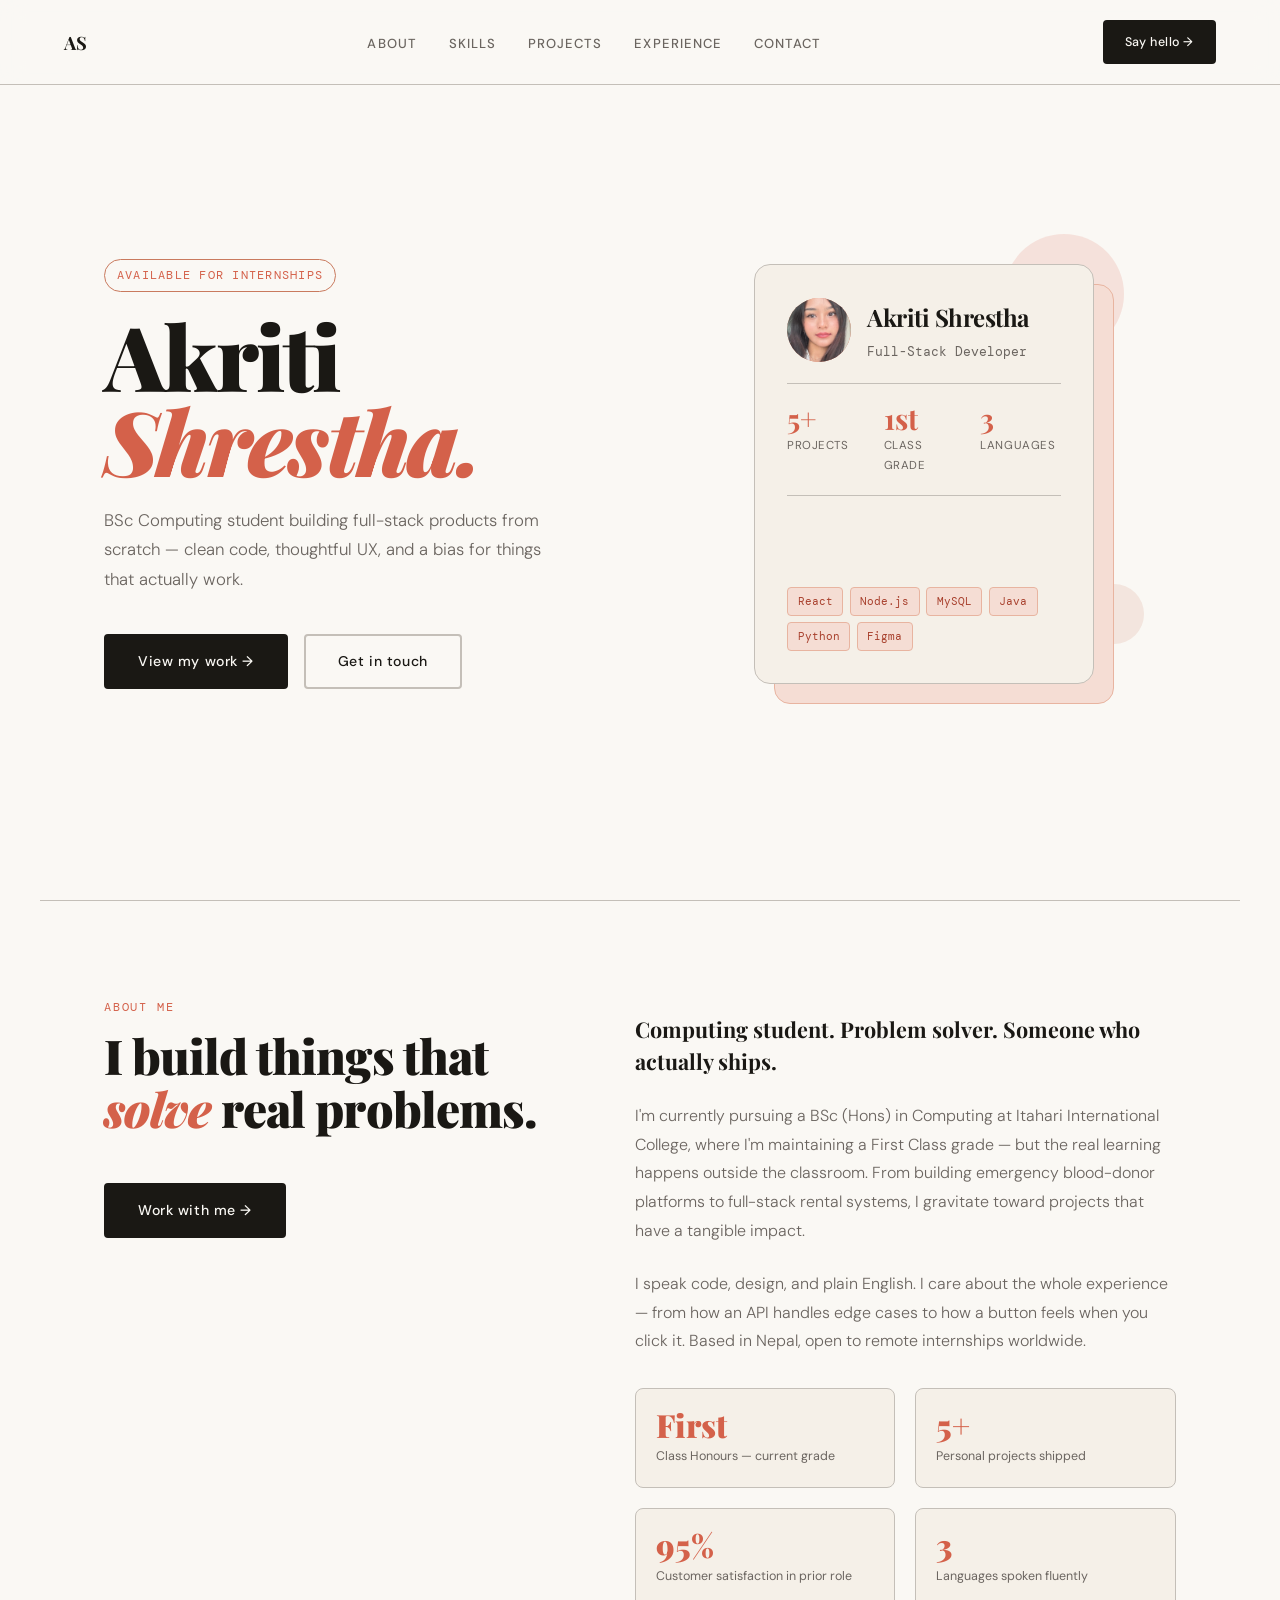
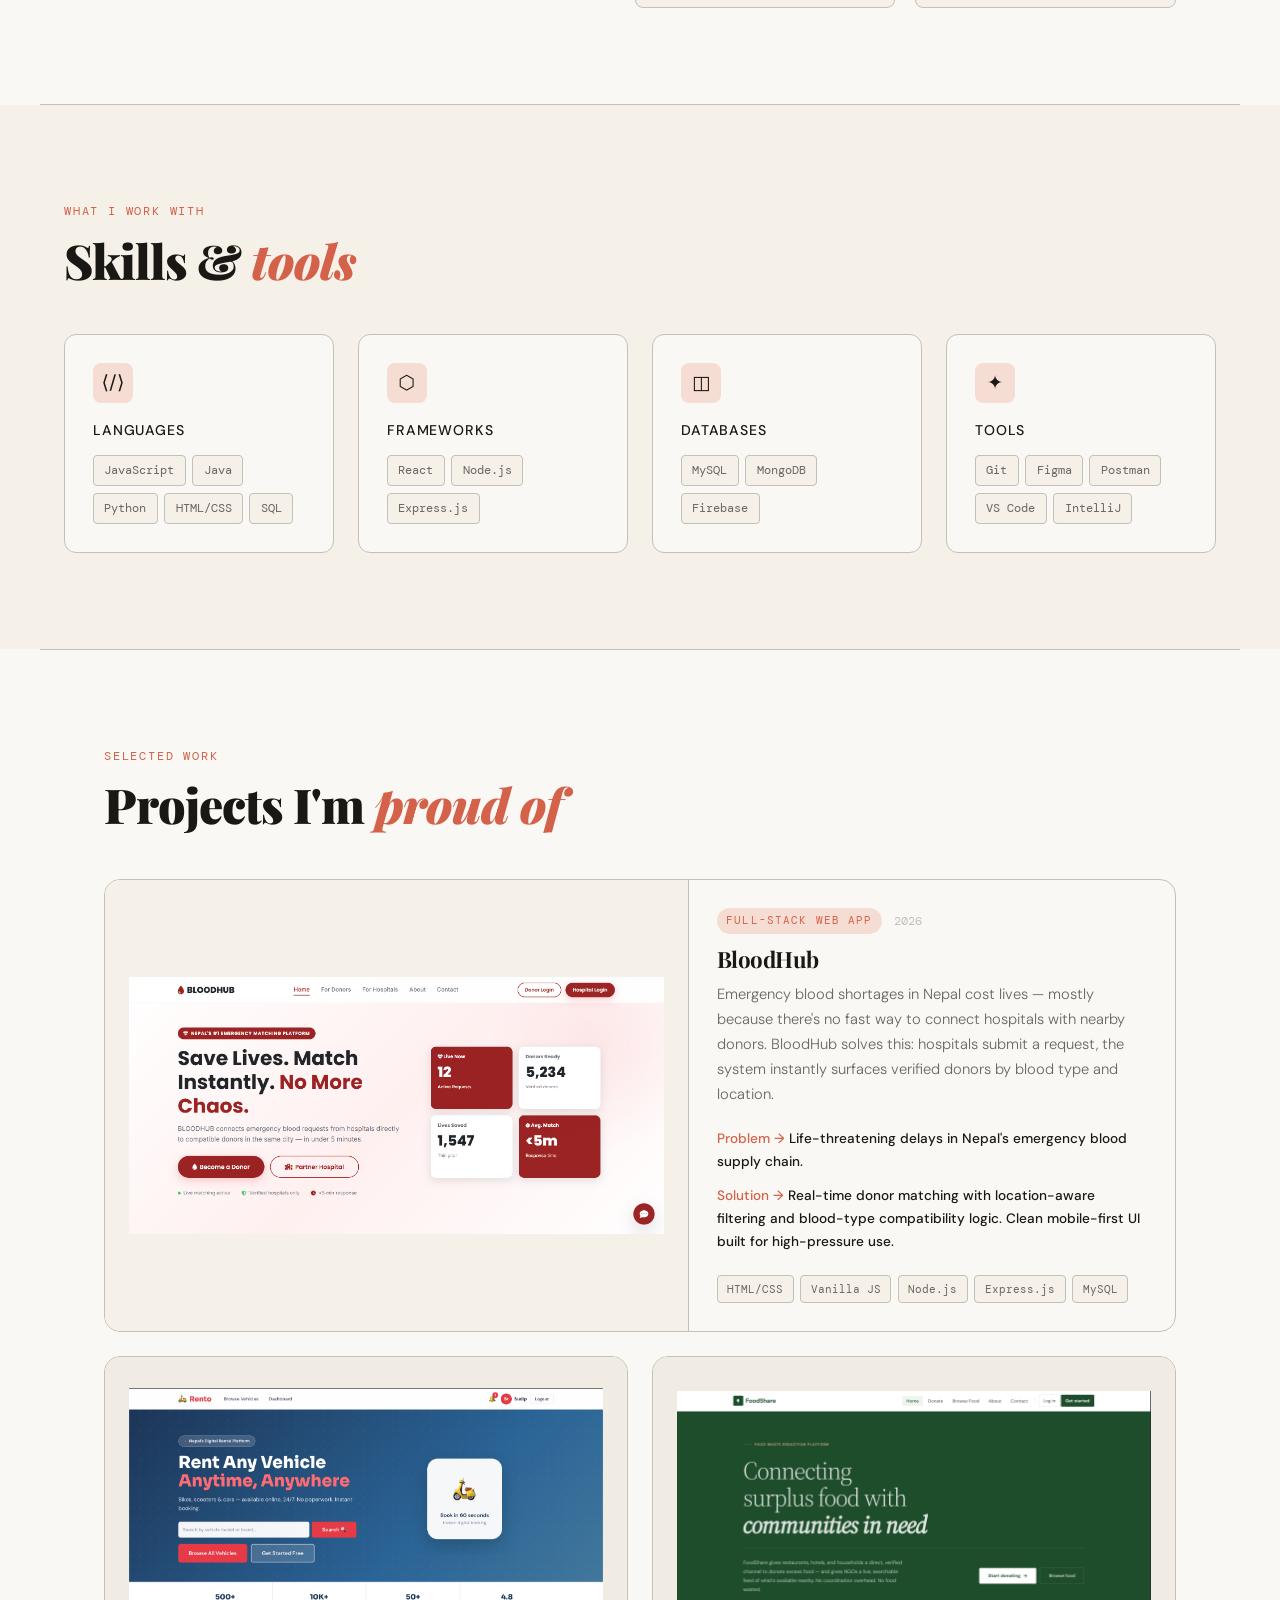
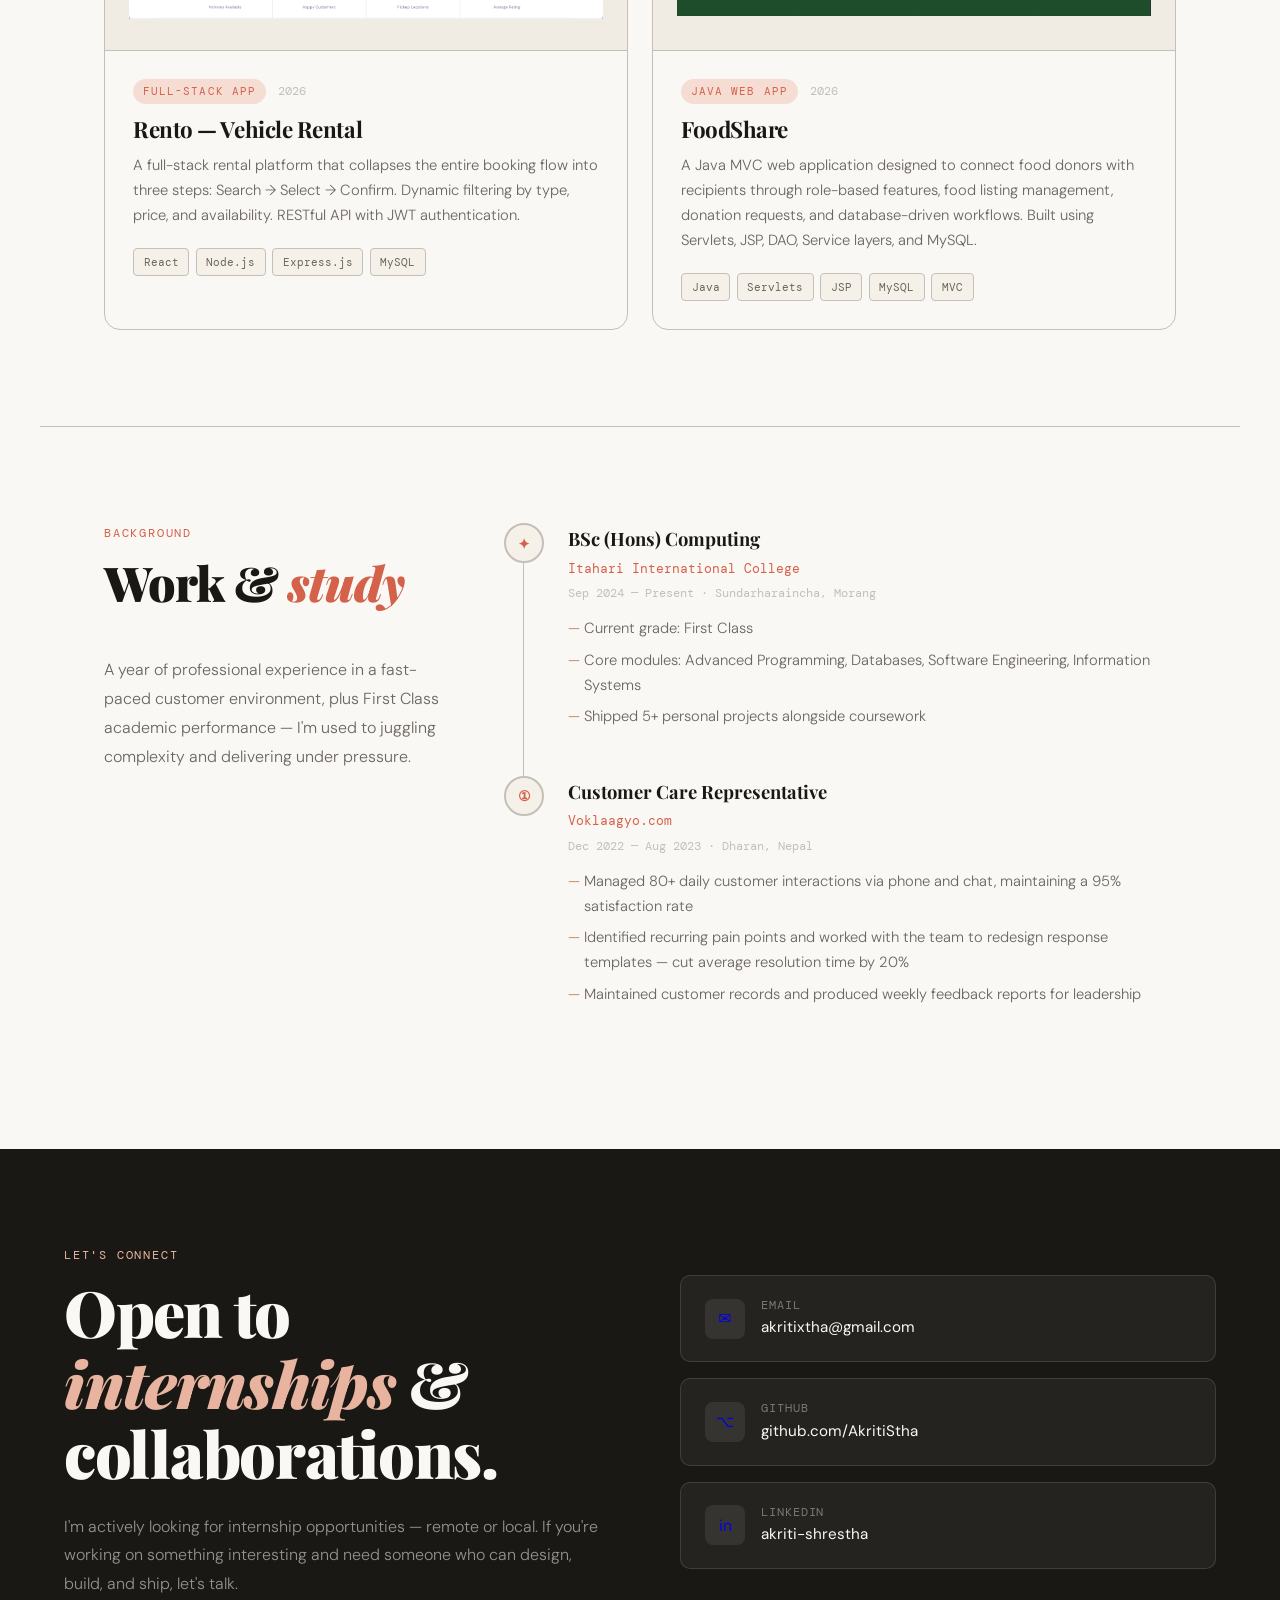
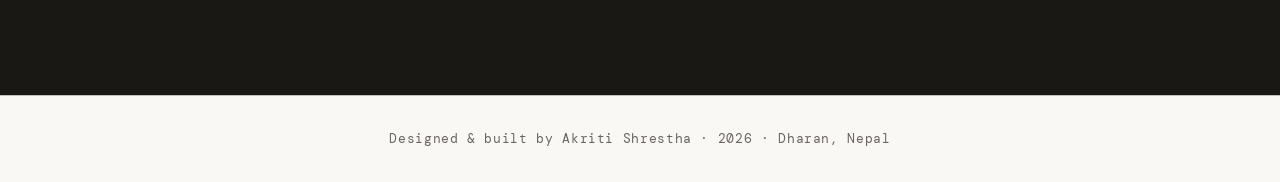
<file: index.html>
﻿<!DOCTYPE html>
<html lang="en">
<head>
<meta charset="UTF-8" />
<meta name="viewport" content="width=device-width, initial-scale=1.0" />
<title>Akriti Shrestha — Frontend Developer</title>
<link rel="preconnect" href="https://fonts.googleapis.com" />
<link rel="preconnect" href="https://fonts.gstatic.com" crossorigin />
<link href="https://fonts.googleapis.com/css2?family=Playfair+Display:ital,wght@0,700;0,900;1,700&family=DM+Sans:wght@300;400;500&family=DM+Mono:wght@400&display=swap" rel="stylesheet" />
<link rel="stylesheet" href="style.css" />
</head>
<body>

<!-- NAV -->
<nav>
  <a href="#hero" class="nav-logo">AS</a>
  <ul class="nav-links">
    <li><a href="#about">About</a></li>
    <li><a href="#skills">Skills</a></li>
    <li><a href="#projects">Projects</a></li>
    <li><a href="#experience">Experience</a></li>
    <li><a href="#contact">Contact</a></li>
  </ul>
  <a href="mailto:akritixtha@gmail.com" class="btn-primary" style="padding:0.6rem 1.25rem; font-size:0.78rem;">Say hello →</a>
</nav>

<!-- HERO -->
<div id="hero">
  <div class="hero-text reveal">
    <span class="hero-tag">Available for internships</span>
    <h1 class="hero-name">Akriti<br /><span>Shrestha.</span></h1>
    <p class="hero-desc">
      BSc Computing student building full-stack products from scratch — clean code, thoughtful UX, and a bias for things that actually work.
    </p>
    <div class="hero-cta">
      <a href="#projects" class="btn-primary">View my work →</a>
      <a href="#contact" class="btn-outline">Get in touch</a>
    </div>
  </div>
  <div class="hero-visual reveal" style="transition-delay:0.2s">
    <div style="position:relative">
      <div class="floating-dot"></div>
      <div class="floating-dot"></div>
      <div class="hero-card-stack">
        <div class="card-bg card-bg-1"></div>
        <div class="card-bg card-bg-2">
          <div style="display:flex;align-items:center;gap:1rem">
            <div class="card-avatar"><img src="Profile.jpeg" style="width:64px;height:64px;border-radius:50%;object-fit:cover;" /></div>
            <div>
              <div class="card-name">Akriti Shrestha</div>
              <div class="card-role">Full-Stack Developer</div>
            </div>
          </div>
          <div class="card-divider"></div>
          <div class="card-stat-row">
            <div class="card-stat">
              <div class="card-stat-num">5+</div>
              <div class="card-stat-label">Projects</div>
            </div>
            <div class="card-stat">
              <div class="card-stat-num">1st</div>
              <div class="card-stat-label">Class Grade</div>
            </div>
            <div class="card-stat">
              <div class="card-stat-num">3</div>
              <div class="card-stat-label">Languages</div>
            </div>
          </div>
          <div class="card-divider"></div>
          <div class="card-tags">
            <span class="card-tag">React</span>
            <span class="card-tag">Node.js</span>
            <span class="card-tag">MySQL</span>
            <span class="card-tag">Java</span>
            <span class="card-tag">Python</span>
            <span class="card-tag">Figma</span>
          </div>
        </div>
      </div>
    </div>
  </div>
</div>

<div class="full-divider"></div>

<!-- ABOUT -->
<section id="about">
  <div class="about-left reveal">
    <div class="section-label">About me</div>
    <h2 class="section-title">I build things that <em>solve</em> real problems.</h2>
    <a href="#contact" class="btn-primary" style="display:inline-flex">Work with me →</a>
  </div>
  <div class="about-right reveal" style="transition-delay:0.15s">
    <p class="about-lead">
      Computing student. Problem solver. Someone who actually ships.
    </p>
    <p class="about-body">
      I'm currently pursuing a BSc (Hons) in Computing at Itahari International College, where I'm maintaining a First Class grade — but the real learning happens outside the classroom. From building emergency blood-donor platforms to full-stack rental systems, I gravitate toward projects that have a tangible impact.
    </p>
    <p class="about-body">
      I speak code, design, and plain English. I care about the whole experience — from how an API handles edge cases to how a button feels when you click it. Based in Nepal, open to remote internships worldwide.
    </p>
    <div class="about-facts">
      <div class="about-fact">
        <div class="about-fact-num">First</div>
        <div class="about-fact-label">Class Honours — current grade</div>
      </div>
      <div class="about-fact">
        <div class="about-fact-num">5+</div>
        <div class="about-fact-label">Personal projects shipped</div>
      </div>
      <div class="about-fact">
        <div class="about-fact-num">95%</div>
        <div class="about-fact-label">Customer satisfaction in prior role</div>
      </div>
      <div class="about-fact">
        <div class="about-fact-num">3</div>
        <div class="about-fact-label">Languages spoken fluently</div>
      </div>
    </div>
  </div>
</section>

<div class="full-divider"></div>

<!-- SKILLS -->
<div id="skills">
  <div class="skills-inner">
    <div class="section-label reveal">What I work with</div>
    <h2 class="section-title reveal">Skills &amp; <em>tools</em></h2>
    <div class="skills-grid">
      <div class="skill-card reveal">
        <div class="skill-card-icon">⟨/⟩</div>
        <div class="skill-card-title">Languages</div>
        <div class="skill-tags">
          <span class="skill-tag">JavaScript</span>
          <span class="skill-tag">Java</span>
          <span class="skill-tag">Python</span>
          <span class="skill-tag">HTML/CSS</span>
          <span class="skill-tag">SQL</span>
        </div>
      </div>
      <div class="skill-card reveal" style="transition-delay:0.1s">
        <div class="skill-card-icon">⬡</div>
        <div class="skill-card-title">Frameworks</div>
        <div class="skill-tags">
          <span class="skill-tag">React</span>
          <span class="skill-tag">Node.js</span>
          <span class="skill-tag">Express.js</span>
        </div>
      </div>
      <div class="skill-card reveal" style="transition-delay:0.2s">
        <div class="skill-card-icon">◫</div>
        <div class="skill-card-title">Databases</div>
        <div class="skill-tags">
          <span class="skill-tag">MySQL</span>
          <span class="skill-tag">MongoDB</span>
          <span class="skill-tag">Firebase</span>
        </div>
      </div>
      <div class="skill-card reveal" style="transition-delay:0.3s">
        <div class="skill-card-icon">✦</div>
        <div class="skill-card-title">Tools</div>
        <div class="skill-tags">
          <span class="skill-tag">Git</span>
          <span class="skill-tag">Figma</span>
          <span class="skill-tag">Postman</span>
          <span class="skill-tag">VS Code</span>
          <span class="skill-tag">IntelliJ</span>
        </div>
      </div>
    </div>
  </div>
</div>

<div class="full-divider"></div>

<!-- PROJECTS -->
<section id="projects">
  <div class="projects-header">
    <div>
      <div class="section-label">Selected work</div>
      <h2 class="section-title">Projects I'm <em>proud of</em></h2>
    </div>
  </div>
  <div class="project-grid">

    <!-- BLOODHUB — FEATURED -->
    <div class="project-card featured reveal">
      <div class="project-thumb" style="padding: 1.5rem; background: var(--cream);">
        <img src="bloodhub.png" alt="BloodHub Landing Page" style="width: 100%; height: 100%; object-fit: contain; object-position: center;" />
      </div>
      <div class="project-content">
        <div class="project-meta">
          <span class="project-type">Full-Stack Web App</span>
          <span class="project-year">2026</span>
        </div>
        <div class="project-name">BloodHub</div>
        <p class="project-desc">
          Emergency blood shortages in Nepal cost lives — mostly because there's no fast way to connect hospitals with nearby donors. BloodHub solves this: hospitals submit a request, the system instantly surfaces verified donors by blood type and location.
        </p>
        <p class="project-problem"><span>Problem →</span> Life-threatening delays in Nepal's emergency blood supply chain.</p>
        <p class="project-problem" style="margin-top:0.3rem"><span>Solution →</span> Real-time donor matching with location-aware filtering and blood-type compatibility logic. Clean mobile-first UI built for high-pressure use.</p>
        <div class="project-stack" style="margin-top:1rem">
          <span class="stack-tag">HTML/CSS</span>
          <span class="stack-tag">Vanilla JS</span>
          <span class="stack-tag">Node.js</span>
          <span class="stack-tag">Express.js</span>
          <span class="stack-tag">MySQL</span>
        </div>
      </div>
    </div>

    <!-- RENTO -->
    <div class="project-card reveal" style="transition-delay:0.1s">
      <div class="project-thumb" style="padding: 1.5rem; background: #F0EBE3;">
        <img src="rento.png" alt="Rento Vehicle Rental" style="width: 100%; height: 100%; object-fit: contain; object-position: center;" />
      </div>
      <div class="project-content">
        <div class="project-meta">
          <span class="project-type">Full-Stack App</span>
          <span class="project-year">2026</span>
        </div>
        <div class="project-name">Rento — Vehicle Rental</div>
        <p class="project-desc">A full-stack rental platform that collapses the entire booking flow into three steps: Search → Select → Confirm. Dynamic filtering by type, price, and availability. RESTful API with JWT authentication.</p>
        <div class="project-stack">
          <span class="stack-tag">React</span>
          <span class="stack-tag">Node.js</span>
          <span class="stack-tag">Express.js</span>
          <span class="stack-tag">MySQL</span>
        </div>
      </div>
    </div>

    <!-- FOODSHARE -->
    <div class="project-card reveal" style="transition-delay:0.1s">
      <div class="project-thumb" style="padding: 1.5rem; background: #F0EBE3;">
        <img src="foodshare.png" alt="Rento Vehicle Rental" style="width: 100%; height: 100%; object-fit: contain; object-position: center;" />
      </div>

  <div class="project-content">
    <div class="project-meta">
      <span class="project-type">Java Web App</span>
      <span class="project-year">2026</span>
    </div>

    <div class="project-name">FoodShare</div>

    <p class="project-desc">
      A Java MVC web application designed to connect food donors with recipients through role-based features, food listing management, donation requests, and database-driven workflows. Built using Servlets, JSP, DAO, Service layers, and MySQL.
    </p>

    <div class="project-stack">
      <span class="stack-tag">Java</span>
      <span class="stack-tag">Servlets</span>
      <span class="stack-tag">JSP</span>
      <span class="stack-tag">MySQL</span>
      <span class="stack-tag">MVC</span>
    </div>
  </div>

  </div>
</section>

<div class="full-divider"></div>

<!-- EXPERIENCE -->
<section id="experience">
  <div class="exp-layout">
    <div class="exp-sidebar reveal">
      <div class="section-label">Background</div>
      <h2 class="section-title">Work &amp; <em>study</em></h2>
      <p class="exp-sidebar-text">
        A year of professional experience in a fast-paced customer environment, plus First Class academic performance — I'm used to juggling complexity and delivering under pressure.
      </p>
    </div>
    <div class="exp-timeline reveal" style="transition-delay:0.15s">

      <div class="exp-item">
        <div class="exp-dot">✦</div>
        <div class="exp-body">
          <div class="exp-title">BSc (Hons) Computing</div>
          <div class="exp-company">Itahari International College</div>
          <div class="exp-date">Sep 2024 — Present · Sundarharaincha, Morang</div>
          <ul class="exp-points">
            <li>Current grade: First Class</li>
            <li>Core modules: Advanced Programming, Databases, Software Engineering, Information Systems</li>
            <li>Shipped 5+ personal projects alongside coursework</li>
          </ul>
        </div>
      </div>

      <div class="exp-item">
        <div class="exp-dot">①</div>
        <div class="exp-body">
          <div class="exp-title">Customer Care Representative</div>
          <div class="exp-company">Voklaagyo.com</div>
          <div class="exp-date">Dec 2022 — Aug 2023 · Dharan, Nepal</div>
          <ul class="exp-points">
            <li>Managed 80+ daily customer interactions via phone and chat, maintaining a 95% satisfaction rate</li>
            <li>Identified recurring pain points and worked with the team to redesign response templates — cut average resolution time by 20%</li>
            <li>Maintained customer records and produced weekly feedback reports for leadership</li>
          </ul>
        </div>
      </div>

    </div>
  </div>
</section>

<!-- CONTACT -->
<div id="contact">
  <div class="contact-inner">
    <div class="contact-left reveal">
      <div class="section-label">Let's connect</div>
      <h2 class="contact-title">Open to <em>internships</em> &amp; collaborations.</h2>
      <p class="contact-desc">
        I'm actively looking for internship opportunities — remote or local. If you're working on something interesting and need someone who can design, build, and ship, let's talk.
      </p>
    </div>
    <div class="contact-links reveal" style="transition-delay:0.15s">
      <a href="mailto:akritixtha@gmail.com" class="contact-link">
        <div class="contact-link-icon">✉</div>
        <div class="contact-link-text">
          <div class="contact-link-label">Email</div>
          <div class="contact-link-value">akritixtha@gmail.com</div>
        </div>
      </a>
      <a href="https://github.com/AkritiStha" target="_blank" class="contact-link">
        <div class="contact-link-icon">⌥</div>
        <div class="contact-link-text">
          <div class="contact-link-label">GitHub</div>
          <div class="contact-link-value">github.com/AkritiStha</div>
        </div>
      </a>
      <a href="https://www.linkedin.com/in/akriti-shrestha-7164533b1" target="_blank" class="contact-link">
        <div class="contact-link-icon">in</div>
        <div class="contact-link-text">
          <div class="contact-link-label">LinkedIn</div>
          <div class="contact-link-value">akriti-shrestha</div>
        </div>
      </a>
    </div>
  </div>
</div>

<!-- FOOTER -->
<footer>
  Designed & built by Akriti Shrestha · 2026 · Dharan, Nepal
</footer>

<script>
const reveals = document.querySelectorAll('.reveal');
const observer = new IntersectionObserver((entries) => {
  entries.forEach(entry => {
    if (entry.isIntersecting) {
      entry.target.classList.add('visible');
    }
  });
}, { threshold: 0.12 });
reveals.forEach(el => observer.observe(el));
</script>
</body>
</html>
</file>
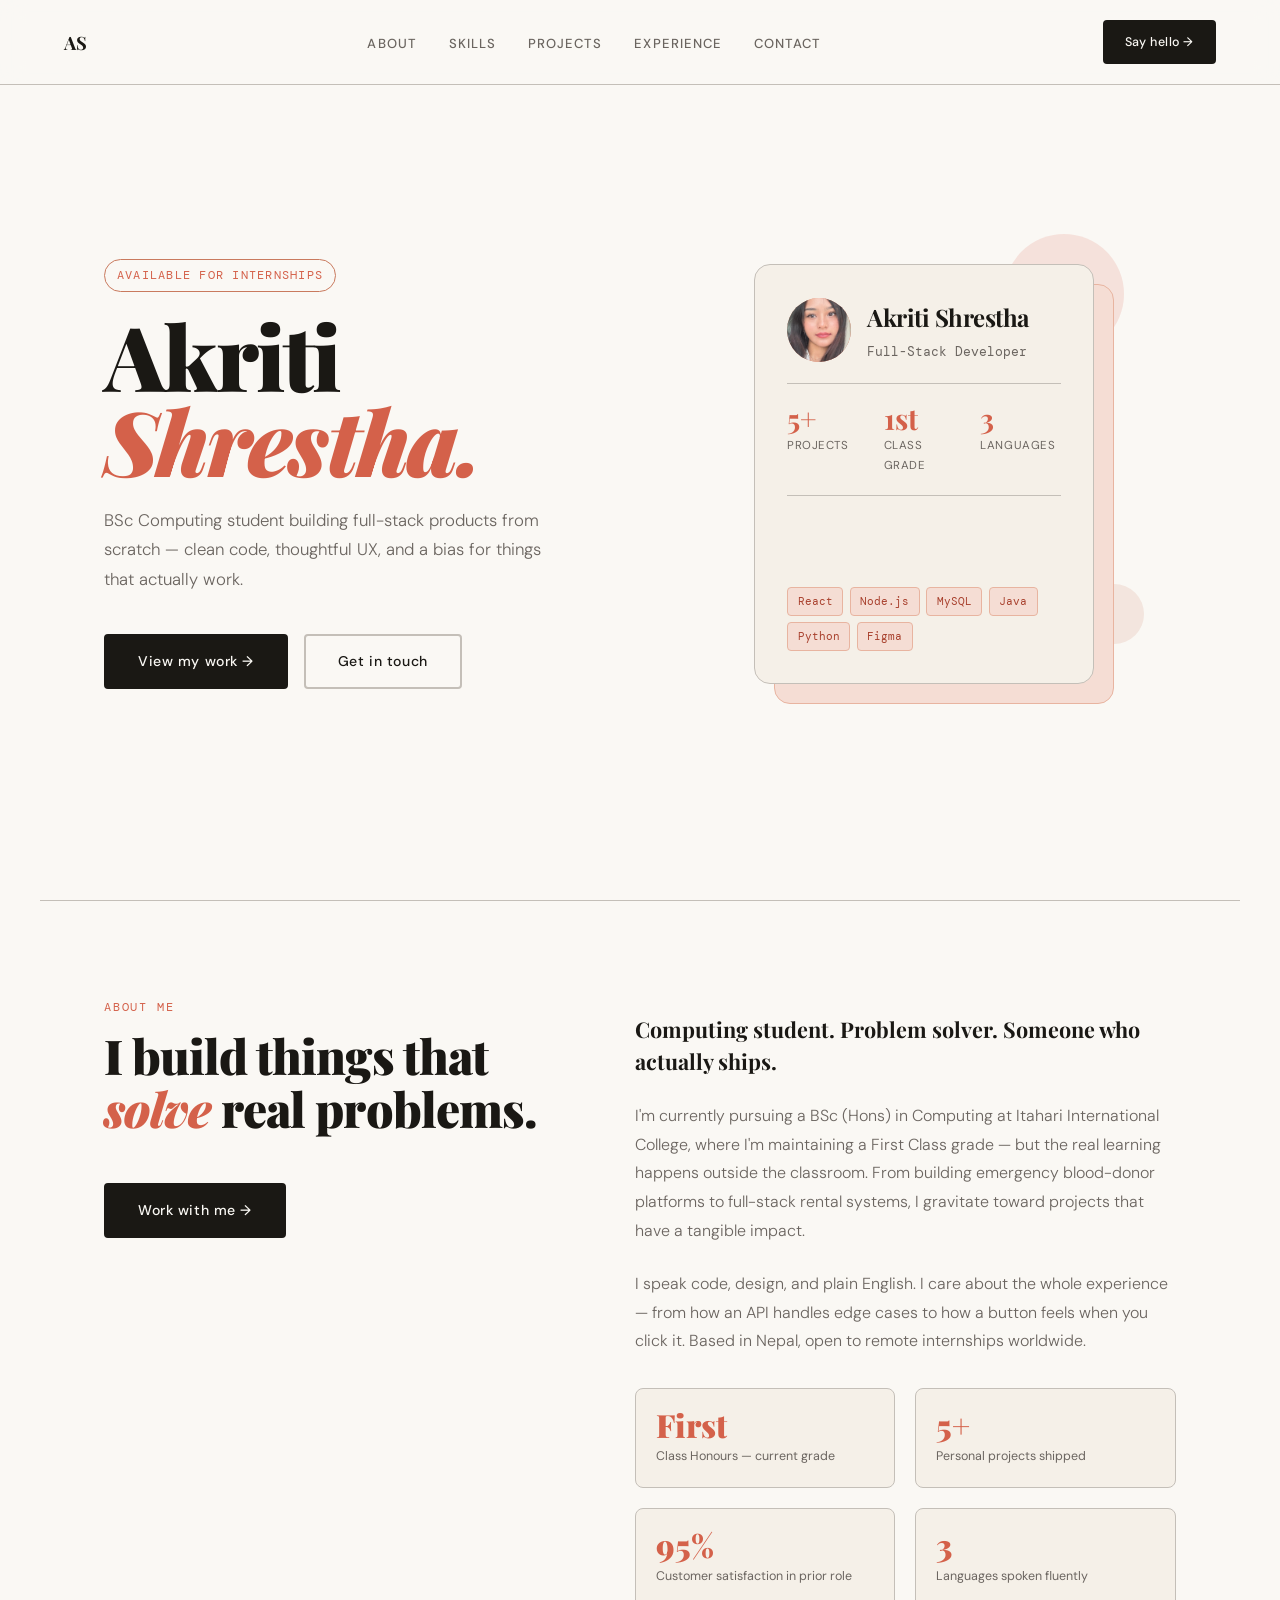
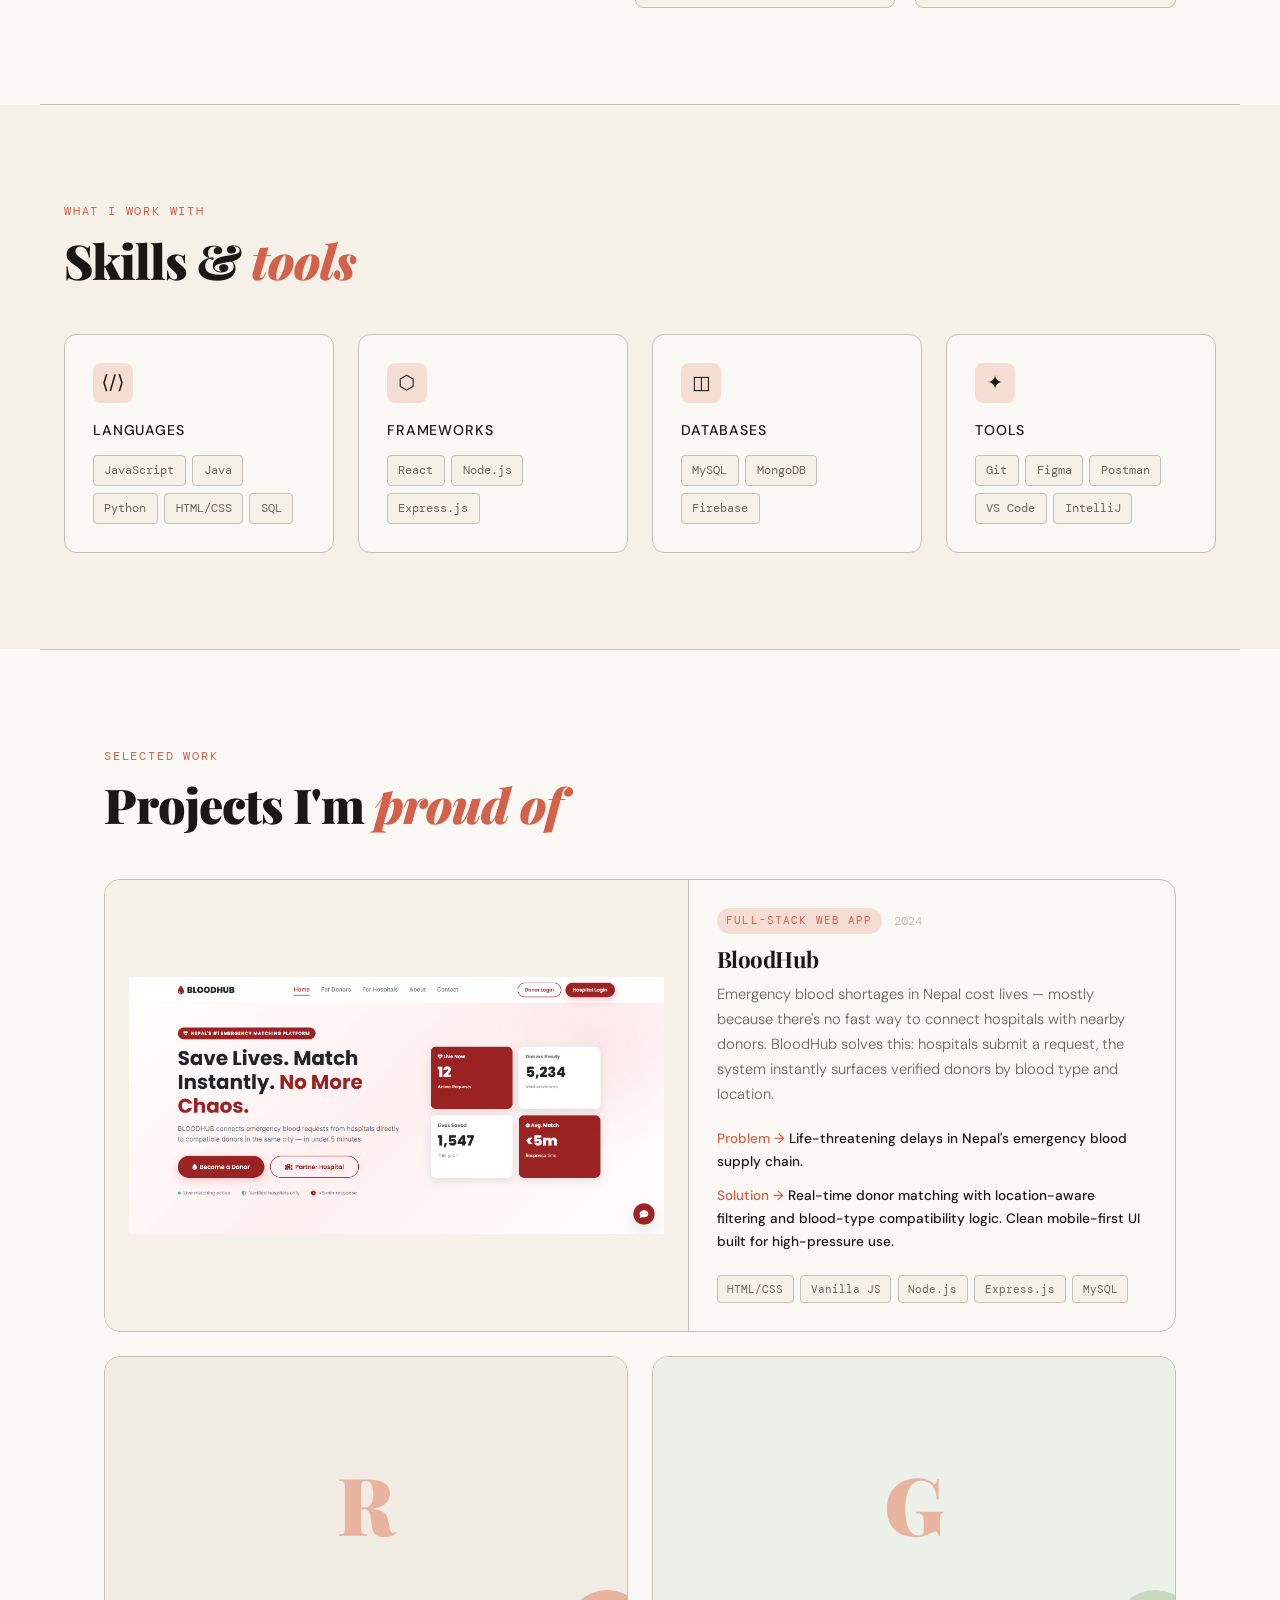
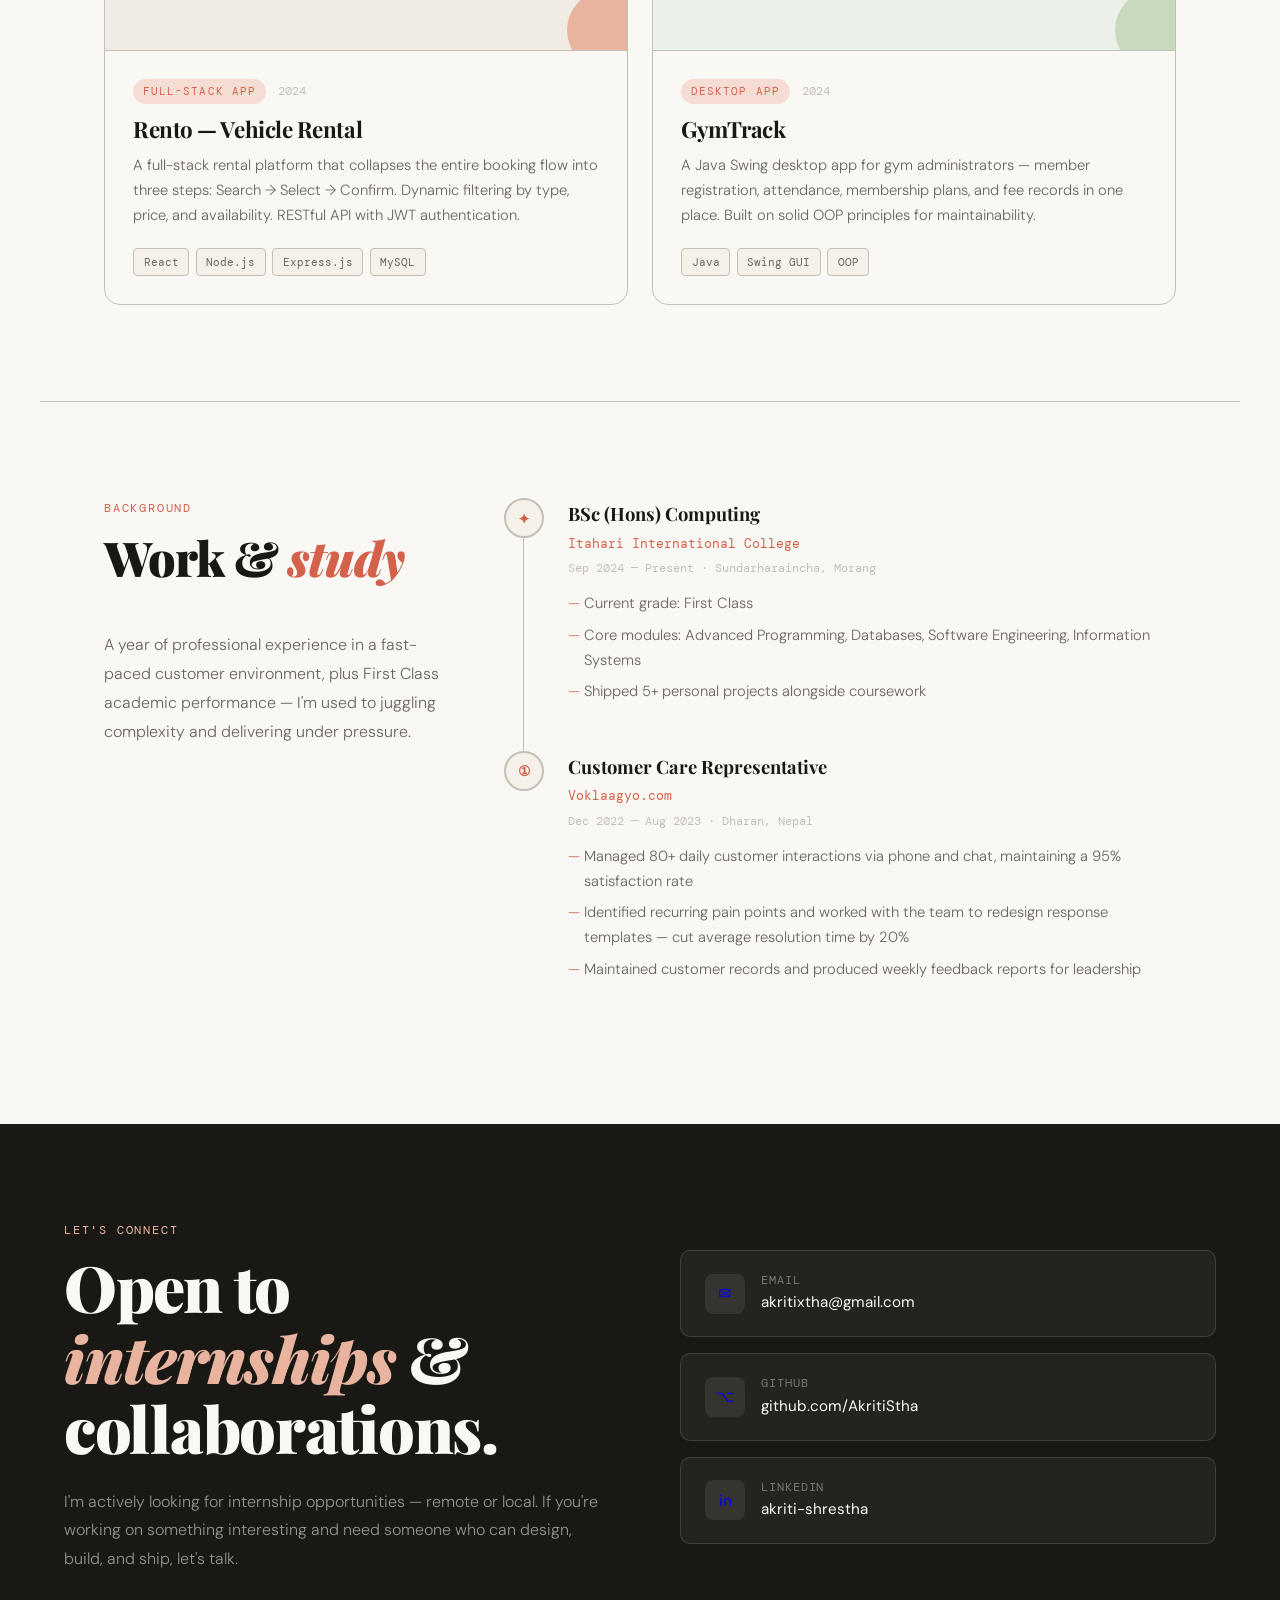
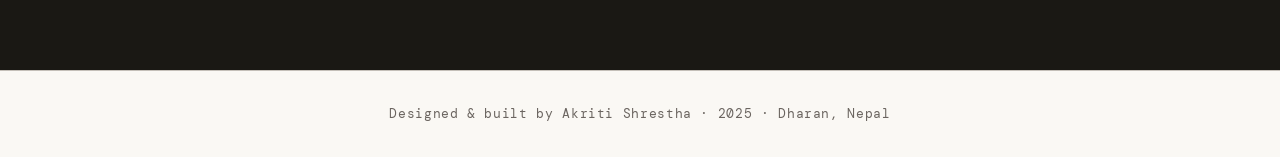
<file: landing.html>
<!DOCTYPE html>
<html lang="en">
<head>
<meta charset="UTF-8" />
<meta name="viewport" content="width=device-width, initial-scale=1.0" />
<title>Akriti Shrestha — Frontend Developer</title>
<link rel="preconnect" href="https://fonts.googleapis.com" />
<link rel="preconnect" href="https://fonts.gstatic.com" crossorigin />
<link href="https://fonts.googleapis.com/css2?family=Playfair+Display:ital,wght@0,700;0,900;1,700&family=DM+Sans:wght@300;400;500&family=DM+Mono:wght@400&display=swap" rel="stylesheet" />
<link rel="stylesheet" href="style.css" />
</head>
<body>

<!-- NAV -->
<nav>
  <a href="#hero" class="nav-logo">AS</a>
  <ul class="nav-links">
    <li><a href="#about">About</a></li>
    <li><a href="#skills">Skills</a></li>
    <li><a href="#projects">Projects</a></li>
    <li><a href="#experience">Experience</a></li>
    <li><a href="#contact">Contact</a></li>
  </ul>
  <a href="mailto:akritixtha@gmail.com" class="btn-primary" style="padding:0.6rem 1.25rem; font-size:0.78rem;">Say hello →</a>
</nav>

<!-- HERO -->
<div id="hero">
  <div class="hero-text reveal">
    <span class="hero-tag">Available for internships</span>
    <h1 class="hero-name">Akriti<br /><span>Shrestha.</span></h1>
    <p class="hero-desc">
      BSc Computing student building full-stack products from scratch — clean code, thoughtful UX, and a bias for things that actually work.
    </p>
    <div class="hero-cta">
      <a href="#projects" class="btn-primary">View my work →</a>
      <a href="#contact" class="btn-outline">Get in touch</a>
    </div>
  </div>
  <div class="hero-visual reveal" style="transition-delay:0.2s">
    <div style="position:relative">
      <div class="floating-dot"></div>
      <div class="floating-dot"></div>
      <div class="hero-card-stack">
        <div class="card-bg card-bg-1"></div>
        <div class="card-bg card-bg-2">
          <div style="display:flex;align-items:center;gap:1rem">
            <div class="card-avatar"><img src="Profile.jpeg" style="width:64px;height:64px;border-radius:50%;object-fit:cover;" /></div>
            <div>
              <div class="card-name">Akriti Shrestha</div>
              <div class="card-role">Full-Stack Developer</div>
            </div>
          </div>
          <div class="card-divider"></div>
          <div class="card-stat-row">
            <div class="card-stat">
              <div class="card-stat-num">5+</div>
              <div class="card-stat-label">Projects</div>
            </div>
            <div class="card-stat">
              <div class="card-stat-num">1st</div>
              <div class="card-stat-label">Class Grade</div>
            </div>
            <div class="card-stat">
              <div class="card-stat-num">3</div>
              <div class="card-stat-label">Languages</div>
            </div>
          </div>
          <div class="card-divider"></div>
          <div class="card-tags">
            <span class="card-tag">React</span>
            <span class="card-tag">Node.js</span>
            <span class="card-tag">MySQL</span>
            <span class="card-tag">Java</span>
            <span class="card-tag">Python</span>
            <span class="card-tag">Figma</span>
          </div>
        </div>
      </div>
    </div>
  </div>
</div>

<div class="full-divider"></div>

<!-- ABOUT -->
<section id="about">
  <div class="about-left reveal">
    <div class="section-label">About me</div>
    <h2 class="section-title">I build things that <em>solve</em> real problems.</h2>
    <a href="#contact" class="btn-primary" style="display:inline-flex">Work with me →</a>
  </div>
  <div class="about-right reveal" style="transition-delay:0.15s">
    <p class="about-lead">
      Computing student. Problem solver. Someone who actually ships.
    </p>
    <p class="about-body">
      I'm currently pursuing a BSc (Hons) in Computing at Itahari International College, where I'm maintaining a First Class grade — but the real learning happens outside the classroom. From building emergency blood-donor platforms to full-stack rental systems, I gravitate toward projects that have a tangible impact.
    </p>
    <p class="about-body">
      I speak code, design, and plain English. I care about the whole experience — from how an API handles edge cases to how a button feels when you click it. Based in Nepal, open to remote internships worldwide.
    </p>
    <div class="about-facts">
      <div class="about-fact">
        <div class="about-fact-num">First</div>
        <div class="about-fact-label">Class Honours — current grade</div>
      </div>
      <div class="about-fact">
        <div class="about-fact-num">5+</div>
        <div class="about-fact-label">Personal projects shipped</div>
      </div>
      <div class="about-fact">
        <div class="about-fact-num">95%</div>
        <div class="about-fact-label">Customer satisfaction in prior role</div>
      </div>
      <div class="about-fact">
        <div class="about-fact-num">3</div>
        <div class="about-fact-label">Languages spoken fluently</div>
      </div>
    </div>
  </div>
</section>

<div class="full-divider"></div>

<!-- SKILLS -->
<div id="skills">
  <div class="skills-inner">
    <div class="section-label reveal">What I work with</div>
    <h2 class="section-title reveal">Skills &amp; <em>tools</em></h2>
    <div class="skills-grid">
      <div class="skill-card reveal">
        <div class="skill-card-icon">⟨/⟩</div>
        <div class="skill-card-title">Languages</div>
        <div class="skill-tags">
          <span class="skill-tag">JavaScript</span>
          <span class="skill-tag">Java</span>
          <span class="skill-tag">Python</span>
          <span class="skill-tag">HTML/CSS</span>
          <span class="skill-tag">SQL</span>
        </div>
      </div>
      <div class="skill-card reveal" style="transition-delay:0.1s">
        <div class="skill-card-icon">⬡</div>
        <div class="skill-card-title">Frameworks</div>
        <div class="skill-tags">
          <span class="skill-tag">React</span>
          <span class="skill-tag">Node.js</span>
          <span class="skill-tag">Express.js</span>
        </div>
      </div>
      <div class="skill-card reveal" style="transition-delay:0.2s">
        <div class="skill-card-icon">◫</div>
        <div class="skill-card-title">Databases</div>
        <div class="skill-tags">
          <span class="skill-tag">MySQL</span>
          <span class="skill-tag">MongoDB</span>
          <span class="skill-tag">Firebase</span>
        </div>
      </div>
      <div class="skill-card reveal" style="transition-delay:0.3s">
        <div class="skill-card-icon">✦</div>
        <div class="skill-card-title">Tools</div>
        <div class="skill-tags">
          <span class="skill-tag">Git</span>
          <span class="skill-tag">Figma</span>
          <span class="skill-tag">Postman</span>
          <span class="skill-tag">VS Code</span>
          <span class="skill-tag">IntelliJ</span>
        </div>
      </div>
    </div>
  </div>
</div>

<div class="full-divider"></div>

<!-- PROJECTS -->
<section id="projects">
  <div class="projects-header">
    <div>
      <div class="section-label">Selected work</div>
      <h2 class="section-title">Projects I'm <em>proud of</em></h2>
    </div>
  </div>
  <div class="project-grid">

    <!-- BLOODHUB — FEATURED -->
    <div class="project-card featured reveal">
      <div class="project-thumb" style="padding: 1.5rem; background: var(--cream);">
        <img src="bloodhub.png" alt="BloodHub Landing Page" style="width: 100%; height: 100%; object-fit: contain; object-position: center;" />
      </div>
      <div class="project-content">
        <div class="project-meta">
          <span class="project-type">Full-Stack Web App</span>
          <span class="project-year">2024</span>
        </div>
        <div class="project-name">BloodHub</div>
        <p class="project-desc">
          Emergency blood shortages in Nepal cost lives — mostly because there's no fast way to connect hospitals with nearby donors. BloodHub solves this: hospitals submit a request, the system instantly surfaces verified donors by blood type and location.
        </p>
        <p class="project-problem"><span>Problem →</span> Life-threatening delays in Nepal's emergency blood supply chain.</p>
        <p class="project-problem" style="margin-top:0.3rem"><span>Solution →</span> Real-time donor matching with location-aware filtering and blood-type compatibility logic. Clean mobile-first UI built for high-pressure use.</p>
        <div class="project-stack" style="margin-top:1rem">
          <span class="stack-tag">HTML/CSS</span>
          <span class="stack-tag">Vanilla JS</span>
          <span class="stack-tag">Node.js</span>
          <span class="stack-tag">Express.js</span>
          <span class="stack-tag">MySQL</span>
        </div>
      </div>
    </div>

    <!-- RENTO -->
    <div class="project-card reveal" style="transition-delay:0.1s">
      <div class="project-thumb" style="background:#F0EBE3">
        <div class="project-thumb-letter">R</div>
        <div class="project-thumb-accent" style="background:var(--blush)"></div>
      </div>
      <div class="project-content">
        <div class="project-meta">
          <span class="project-type">Full-Stack App</span>
          <span class="project-year">2024</span>
        </div>
        <div class="project-name">Rento — Vehicle Rental</div>
        <p class="project-desc">A full-stack rental platform that collapses the entire booking flow into three steps: Search → Select → Confirm. Dynamic filtering by type, price, and availability. RESTful API with JWT authentication.</p>
        <div class="project-stack">
          <span class="stack-tag">React</span>
          <span class="stack-tag">Node.js</span>
          <span class="stack-tag">Express.js</span>
          <span class="stack-tag">MySQL</span>
        </div>
      </div>
    </div>

    <!-- GYMTRACK -->
    <div class="project-card reveal" style="transition-delay:0.2s">
      <div class="project-thumb" style="background:#EBF0E8">
        <div class="project-thumb-letter">G</div>
        <div class="project-thumb-accent" style="background:#C7D9BE"></div>
      </div>
      <div class="project-content">
        <div class="project-meta">
          <span class="project-type">Desktop App</span>
          <span class="project-year">2024</span>
        </div>
        <div class="project-name">GymTrack</div>
        <p class="project-desc">A Java Swing desktop app for gym administrators — member registration, attendance, membership plans, and fee records in one place. Built on solid OOP principles for maintainability.</p>
        <div class="project-stack">
          <span class="stack-tag">Java</span>
          <span class="stack-tag">Swing GUI</span>
          <span class="stack-tag">OOP</span>
        </div>
      </div>
    </div>

  </div>
</section>

<div class="full-divider"></div>

<!-- EXPERIENCE -->
<section id="experience">
  <div class="exp-layout">
    <div class="exp-sidebar reveal">
      <div class="section-label">Background</div>
      <h2 class="section-title">Work &amp; <em>study</em></h2>
      <p class="exp-sidebar-text">
        A year of professional experience in a fast-paced customer environment, plus First Class academic performance — I'm used to juggling complexity and delivering under pressure.
      </p>
    </div>
    <div class="exp-timeline reveal" style="transition-delay:0.15s">

      <div class="exp-item">
        <div class="exp-dot">✦</div>
        <div class="exp-body">
          <div class="exp-title">BSc (Hons) Computing</div>
          <div class="exp-company">Itahari International College</div>
          <div class="exp-date">Sep 2024 — Present · Sundarharaincha, Morang</div>
          <ul class="exp-points">
            <li>Current grade: First Class</li>
            <li>Core modules: Advanced Programming, Databases, Software Engineering, Information Systems</li>
            <li>Shipped 5+ personal projects alongside coursework</li>
          </ul>
        </div>
      </div>

      <div class="exp-item">
        <div class="exp-dot">①</div>
        <div class="exp-body">
          <div class="exp-title">Customer Care Representative</div>
          <div class="exp-company">Voklaagyo.com</div>
          <div class="exp-date">Dec 2022 — Aug 2023 · Dharan, Nepal</div>
          <ul class="exp-points">
            <li>Managed 80+ daily customer interactions via phone and chat, maintaining a 95% satisfaction rate</li>
            <li>Identified recurring pain points and worked with the team to redesign response templates — cut average resolution time by 20%</li>
            <li>Maintained customer records and produced weekly feedback reports for leadership</li>
          </ul>
        </div>
      </div>

    </div>
  </div>
</section>

<!-- CONTACT -->
<div id="contact">
  <div class="contact-inner">
    <div class="contact-left reveal">
      <div class="section-label">Let's connect</div>
      <h2 class="contact-title">Open to <em>internships</em> &amp; collaborations.</h2>
      <p class="contact-desc">
        I'm actively looking for internship opportunities — remote or local. If you're working on something interesting and need someone who can design, build, and ship, let's talk.
      </p>
    </div>
    <div class="contact-links reveal" style="transition-delay:0.15s">
      <a href="mailto:akritixtha@gmail.com" class="contact-link">
        <div class="contact-link-icon">✉</div>
        <div class="contact-link-text">
          <div class="contact-link-label">Email</div>
          <div class="contact-link-value">akritixtha@gmail.com</div>
        </div>
      </a>
      <a href="https://github.com/AkritiStha" target="_blank" class="contact-link">
        <div class="contact-link-icon">⌥</div>
        <div class="contact-link-text">
          <div class="contact-link-label">GitHub</div>
          <div class="contact-link-value">github.com/AkritiStha</div>
        </div>
      </a>
      <a href="https://www.linkedin.com/in/akriti-shrestha-7164533b1" target="_blank" class="contact-link">
        <div class="contact-link-icon">in</div>
        <div class="contact-link-text">
          <div class="contact-link-label">LinkedIn</div>
          <div class="contact-link-value">akriti-shrestha</div>
        </div>
      </a>
    </div>
  </div>
</div>

<!-- FOOTER -->
<footer>
  Designed & built by Akriti Shrestha · 2025 · Dharan, Nepal
</footer>

<script>
const reveals = document.querySelectorAll('.reveal');
const observer = new IntersectionObserver((entries) => {
  entries.forEach(entry => {
    if (entry.isIntersecting) {
      entry.target.classList.add('visible');
    }
  });
}, { threshold: 0.12 });
reveals.forEach(el => observer.observe(el));
</script>
</body>
</html>
</file>
<file: style.css>
﻿*, *::before, *::after { box-sizing: border-box; margin: 0; padding: 0; }

  :root {
    --cream: #F5F0E8;
    --warm-white: #FAF8F4;
    --ink: #1A1814;
    --ink-60: #6B6560;
    --ink-30: #C4BFB8;
    --blush: #E8B4A0;
    --blush-deep: #C97A5E;
    --blush-light: #F5DDD4;
    --accent: #D4614A;
    --accent-dark: #A8402D;
    --serif: 'Playfair Display', Georgia, serif;
    --sans: 'DM Sans', system-ui, sans-serif;
    --mono: 'DM Mono', monospace;
    --max: 1200px;
    --pad: clamp(1.5rem, 5vw, 4rem);
  }

  html { scroll-behavior: smooth; }

  body {
    font-family: var(--sans);
    background: var(--warm-white);
    color: var(--ink);
    line-height: 1.7;
    overflow-x: hidden;
  }

  /* ─── NAV ─── */
  nav {
    position: fixed; top: 0; left: 0; right: 0; z-index: 100;
    display: flex; align-items: center; justify-content: space-between;
    padding: 1.25rem var(--pad);
    background: rgba(250, 248, 244, 0.85);
    backdrop-filter: blur(12px);
    border-bottom: 1px solid var(--ink-30);
  }
  .nav-logo {
    font-family: var(--serif);
    font-size: 1.15rem;
    font-weight: 700;
    letter-spacing: -0.02em;
    color: var(--ink);
    text-decoration: none;
  }
  .nav-links { display: flex; gap: 2rem; list-style: none; }
  .nav-links a {
    font-size: 0.82rem;
    font-weight: 500;
    letter-spacing: 0.08em;
    text-transform: uppercase;
    color: var(--ink-60);
    text-decoration: none;
    transition: color 0.2s;
  }
  .nav-links a:hover { color: var(--accent); }

  /* ─── HERO ─── */
  #hero {
    min-height: 100vh;
    display: grid;
    grid-template-columns: 1fr 1fr;
    max-width: var(--max);
    margin: 0 auto;
    padding: 7rem var(--pad) 4rem;
    gap: 4rem;
    align-items: center;
  }
  .hero-text {}
  .hero-tag {
    display: inline-block;
    font-family: var(--mono);
    font-size: 0.78rem;
    color: var(--accent);
    letter-spacing: 0.1em;
    text-transform: uppercase;
    margin-bottom: 1.25rem;
    padding: 0.3rem 0.75rem;
    border: 1px solid var(--blush-deep);
    border-radius: 100px;
  }
  .hero-name {
    font-family: var(--serif);
    font-size: clamp(3.2rem, 7vw, 6rem);
    font-weight: 900;
    line-height: 0.95;
    letter-spacing: -0.03em;
    color: var(--ink);
    margin-bottom: 1.5rem;
  }
  .hero-name span { color: var(--accent); font-style: italic; }
  .hero-desc {
    font-size: 1.05rem;
    color: var(--ink-60);
    max-width: 440px;
    margin-bottom: 2.5rem;
    line-height: 1.75;
    font-weight: 300;
  }
  .hero-cta { display: flex; gap: 1rem; flex-wrap: wrap; }
  .btn-primary {
    display: inline-flex; align-items: center; gap: 0.5rem;
    padding: 0.85rem 2rem;
    background: var(--ink);
    color: var(--warm-white);
    font-size: 0.88rem;
    font-weight: 500;
    letter-spacing: 0.04em;
    text-decoration: none;
    border: 2px solid var(--ink);
    border-radius: 4px;
    transition: all 0.25s;
  }
  .btn-primary:hover { background: var(--accent); border-color: var(--accent); transform: translateY(-2px); }
  .btn-outline {
    display: inline-flex; align-items: center; gap: 0.5rem;
    padding: 0.85rem 2rem;
    background: transparent;
    color: var(--ink);
    font-size: 0.88rem;
    font-weight: 500;
    letter-spacing: 0.04em;
    text-decoration: none;
    border: 2px solid var(--ink-30);
    border-radius: 4px;
    transition: all 0.25s;
  }
  .btn-outline:hover { border-color: var(--ink); transform: translateY(-2px); }

  .hero-visual {
    position: relative;
    display: flex;
    align-items: center;
    justify-content: center;
  }
  .hero-card-stack {
    position: relative;
    width: 340px;
    height: 420px;
  }
  .card-bg {
    position: absolute;
    border-radius: 16px;
  }
  .card-bg-1 {
    inset: 20px -20px -20px 20px;
    background: var(--blush-light);
    border: 1px solid var(--blush);
  }
  .card-bg-2 {
    inset: 0;
    background: var(--cream);
    border: 1px solid var(--ink-30);
    display: flex;
    flex-direction: column;
    padding: 2rem;
    gap: 1.25rem;
    overflow: hidden;
  }
  .card-avatar {
    width: 64px; height: 64px;
    border-radius: 50%;
    background: linear-gradient(135deg, var(--blush), var(--accent));
    display: flex; align-items: center; justify-content: center;
    font-family: var(--serif);
    font-size: 1.6rem;
    font-weight: 700;
    color: white;
    flex-shrink: 0;
  }
  .card-name { font-family: var(--serif); font-size: 1.5rem; font-weight: 700; letter-spacing: -0.02em; }
  .card-role { font-size: 0.82rem; color: var(--ink-60); font-weight: 400; margin-top: 0.2rem; font-family: var(--mono); }
  .card-divider { height: 1px; background: var(--ink-30); }
  .card-stat-row { display: flex; gap: 1rem; }
  .card-stat { flex: 1; }
  .card-stat-num { font-family: var(--serif); font-size: 1.8rem; font-weight: 700; color: var(--accent); line-height: 1; }
  .card-stat-label { font-size: 0.72rem; color: var(--ink-60); letter-spacing: 0.05em; text-transform: uppercase; margin-top: 0.2rem; }
  .card-tags { display: flex; flex-wrap: wrap; gap: 0.4rem; margin-top: auto; }
  .card-tag {
    font-family: var(--mono);
    font-size: 0.7rem;
    padding: 0.25rem 0.6rem;
    background: var(--blush-light);
    color: var(--accent-dark);
    border-radius: 4px;
    border: 1px solid var(--blush);
  }
  .floating-dot {
    position: absolute;
    border-radius: 50%;
    background: var(--accent);
    opacity: 0.15;
    animation: float 6s ease-in-out infinite;
  }
  .floating-dot:nth-child(1) { width: 120px; height: 120px; top: -30px; right: -30px; animation-delay: 0s; }
  .floating-dot:nth-child(2) { width: 60px; height: 60px; bottom: 40px; right: -50px; animation-delay: 2s; background: var(--blush-deep); }
  @keyframes float { 0%,100%{transform:translateY(0)} 50%{transform:translateY(-12px)} }

  /* ─── SECTION BASE ─── */
  section { padding: 6rem var(--pad); max-width: var(--max); margin: 0 auto; }
  .section-label {
    font-family: var(--mono);
    font-size: 0.75rem;
    letter-spacing: 0.15em;
    text-transform: uppercase;
    color: var(--accent);
    margin-bottom: 0.75rem;
  }
  .section-title {
    font-family: var(--serif);
    font-size: clamp(2rem, 4vw, 3rem);
    font-weight: 900;
    letter-spacing: -0.02em;
    line-height: 1.1;
    margin-bottom: 3rem;
  }
  .section-title em { font-style: italic; color: var(--accent); }

  /* ─── DIVIDER ─── */
  .full-divider { width: 100%; height: 1px; background: var(--ink-30); max-width: var(--max); margin: 0 auto; }

  /* ─── ABOUT ─── */
  #about { display: grid; grid-template-columns: 1fr 1.2fr; gap: 5rem; align-items: start; }
  .about-left {}
  .about-right { padding-top: 1rem; }
  .about-lead {
    font-family: var(--serif);
    font-size: 1.35rem;
    font-weight: 700;
    line-height: 1.5;
    margin-bottom: 1.5rem;
    color: var(--ink);
  }
  .about-body { font-size: 1rem; color: var(--ink-60); line-height: 1.8; font-weight: 300; margin-bottom: 1.5rem; }
  .about-facts { display: grid; grid-template-columns: 1fr 1fr; gap: 1.25rem; margin-top: 2rem; }
  .about-fact {
    padding: 1.25rem;
    background: var(--cream);
    border: 1px solid var(--ink-30);
    border-radius: 8px;
  }
  .about-fact-num { font-family: var(--serif); font-size: 2rem; font-weight: 900; color: var(--accent); line-height: 1; }
  .about-fact-label { font-size: 0.78rem; color: var(--ink-60); margin-top: 0.3rem; font-weight: 400; }

  /* ─── SKILLS ─── */
  #skills { background: var(--cream); max-width: 100%; padding: 6rem var(--pad); }
  .skills-inner { max-width: var(--max); margin: 0 auto; }
  .skills-grid { display: grid; grid-template-columns: repeat(auto-fit, minmax(240px, 1fr)); gap: 1.5rem; }
  .skill-card {
    background: var(--warm-white);
    border: 1px solid var(--ink-30);
    border-radius: 12px;
    padding: 1.75rem;
    transition: transform 0.25s, border-color 0.25s;
  }
  .skill-card:hover { transform: translateY(-4px); border-color: var(--accent); }
  .skill-card-icon {
    width: 40px; height: 40px;
    background: var(--blush-light);
    border-radius: 8px;
    display: flex; align-items: center; justify-content: center;
    margin-bottom: 1rem;
    font-size: 1.2rem;
  }
  .skill-card-title { font-size: 0.88rem; font-weight: 500; letter-spacing: 0.06em; text-transform: uppercase; margin-bottom: 0.75rem; color: var(--ink); }
  .skill-tags { display: flex; flex-wrap: wrap; gap: 0.4rem; }
  .skill-tag {
    font-family: var(--mono);
    font-size: 0.72rem;
    padding: 0.3rem 0.65rem;
    background: var(--cream);
    color: var(--ink-60);
    border-radius: 4px;
    border: 1px solid var(--ink-30);
  }

  /* ─── PROJECTS ─── */
  #projects {}
  .projects-header { display: flex; align-items: flex-end; justify-content: space-between; margin-bottom: 3rem; }
  .projects-header .section-title { margin-bottom: 0; }
  .project-grid { display: grid; grid-template-columns: 1fr 1fr; gap: 1.5rem; }
  .project-card {
    border: 1px solid var(--ink-30);
    border-radius: 16px;
    overflow: hidden;
    background: var(--warm-white);
    transition: transform 0.3s, box-shadow 0.3s;
    cursor: pointer;
  }
  .project-card:hover { transform: translateY(-6px); box-shadow: 0 20px 60px rgba(26,24,20,0.1); }
  .project-card.featured { grid-column: 1 / -1; display: grid; grid-template-columns: 1.2fr 1fr; }
  .project-thumb {
    aspect-ratio: 16/9;
    background: var(--cream);
    display: flex; align-items: center; justify-content: center;
    position: relative;
    overflow: hidden;
    border-bottom: 1px solid var(--ink-30);
  }
  .project-card.featured .project-thumb { aspect-ratio: auto; border-bottom: none; border-right: 1px solid var(--ink-30); }
  .project-thumb-letter {
    font-family: var(--serif);
    font-size: 5rem;
    font-weight: 900;
    color: var(--blush);
    line-height: 1;
    user-select: none;
  }
  .project-thumb-accent {
    position: absolute;
    width: 80px; height: 80px;
    border-radius: 50%;
    background: var(--blush-light);
    bottom: -20px; right: -20px;
  }
  .project-content { padding: 1.75rem; display: flex; flex-direction: column; }
  .project-meta { display: flex; align-items: center; gap: 0.75rem; margin-bottom: 0.75rem; }
  .project-type {
    font-family: var(--mono);
    font-size: 0.7rem;
    letter-spacing: 0.1em;
    text-transform: uppercase;
    color: var(--accent);
    padding: 0.2rem 0.6rem;
    background: var(--blush-light);
    border-radius: 100px;
  }
  .project-year { font-size: 0.75rem; color: var(--ink-30); font-family: var(--mono); }
  .project-name {
    font-family: var(--serif);
    font-size: 1.4rem;
    font-weight: 700;
    letter-spacing: -0.02em;
    margin-bottom: 0.6rem;
    color: var(--ink);
    line-height: 1.2;
  }
  .project-desc { font-size: 0.92rem; color: var(--ink-60); line-height: 1.7; font-weight: 300; flex: 1; margin-bottom: 1.25rem; }
  .project-problem { font-size: 0.85rem; color: var(--ink); font-weight: 500; margin-bottom: 0.35rem; }
  .project-problem span { color: var(--accent); }
  .project-stack { display: flex; flex-wrap: wrap; gap: 0.4rem; margin-top: auto; }
  .stack-tag {
    font-family: var(--mono);
    font-size: 0.68rem;
    padding: 0.25rem 0.6rem;
    background: var(--cream);
    color: var(--ink-60);
    border-radius: 4px;
    border: 1px solid var(--ink-30);
  }

  /* ─── EXPERIENCE ─── */
  #experience {}
  .exp-layout { display: grid; grid-template-columns: 1fr 2fr; gap: 4rem; align-items: start; }
  .exp-sidebar {}
  .exp-sidebar-text { font-size: 1rem; color: var(--ink-60); line-height: 1.8; font-weight: 300; }
  .exp-timeline { position: relative; }
  .exp-item {
    display: grid;
    grid-template-columns: auto 1fr;
    gap: 1.5rem;
    padding-bottom: 2.5rem;
    position: relative;
  }
  .exp-item:not(:last-child)::before {
    content: '';
    position: absolute;
    left: 19px; top: 40px; bottom: 0;
    width: 1px;
    background: var(--ink-30);
  }
  .exp-dot {
    width: 40px; height: 40px;
    border-radius: 50%;
    background: var(--cream);
    border: 2px solid var(--ink-30);
    display: flex; align-items: center; justify-content: center;
    font-family: var(--serif);
    font-size: 0.9rem;
    font-weight: 700;
    color: var(--accent);
    flex-shrink: 0;
    position: relative;
    z-index: 1;
    transition: border-color 0.2s, background 0.2s;
  }
  .exp-item:hover .exp-dot { border-color: var(--accent); background: var(--blush-light); }
  .exp-body {}
  .exp-title { font-family: var(--serif); font-size: 1.15rem; font-weight: 700; margin-bottom: 0.2rem; }
  .exp-company {
    font-size: 0.82rem; color: var(--accent); font-family: var(--mono); font-weight: 400; margin-bottom: 0.2rem;
  }
  .exp-date { font-size: 0.78rem; color: var(--ink-30); font-family: var(--mono); margin-bottom: 0.75rem; }
  .exp-points { list-style: none; }
  .exp-points li {
    font-size: 0.92rem; color: var(--ink-60); line-height: 1.7; font-weight: 300;
    padding-left: 1rem; position: relative; margin-bottom: 0.4rem;
  }
  .exp-points li::before {
    content: '—'; position: absolute; left: 0; color: var(--blush-deep);
  }

  /* ─── CONTACT ─── */
  #contact {
    background: var(--ink);
    max-width: 100%;
    padding: 6rem var(--pad);
  }
  .contact-inner { max-width: var(--max); margin: 0 auto; display: grid; grid-template-columns: 1fr 1fr; gap: 5rem; align-items: center; }
  .contact-left .section-label { color: var(--blush); }
  .contact-title {
    font-family: var(--serif);
    font-size: clamp(2.2rem, 5vw, 4rem);
    font-weight: 900;
    letter-spacing: -0.02em;
    line-height: 1.1;
    color: var(--warm-white);
    margin-bottom: 1.5rem;
  }
  .contact-title em { color: var(--blush); font-style: italic; }
  .contact-desc { font-size: 1rem; color: rgba(250,248,244,0.55); line-height: 1.8; font-weight: 300; }
  .contact-links { display: flex; flex-direction: column; gap: 1rem; }
  .contact-link {
    display: flex; align-items: center; gap: 1rem;
    padding: 1.25rem 1.5rem;
    background: rgba(250,248,244,0.05);
    border: 1px solid rgba(250,248,244,0.12);
    border-radius: 10px;
    text-decoration: none;
    transition: all 0.25s;
    group: true;
  }
  .contact-link:hover {
    background: rgba(232,180,160,0.12);
    border-color: var(--blush);
    transform: translateX(4px);
  }
  .contact-link-icon {
    width: 40px; height: 40px;
    background: rgba(250,248,244,0.08);
    border-radius: 8px;
    display: flex; align-items: center; justify-content: center;
    font-size: 1rem;
    flex-shrink: 0;
  }
  .contact-link-text {}
  .contact-link-label { font-size: 0.72rem; color: rgba(250,248,244,0.4); font-family: var(--mono); letter-spacing: 0.08em; text-transform: uppercase; }
  .contact-link-value { font-size: 0.95rem; color: var(--warm-white); font-weight: 400; }

  /* ─── FOOTER ─── */
  footer {
    text-align: center;
    padding: 2rem var(--pad);
    font-size: 0.8rem;
    color: var(--ink-60);
    border-top: 1px solid var(--ink-30);
    font-family: var(--mono);
    letter-spacing: 0.05em;
  }

  /* ─── SCROLL ANIMATIONS ─── */
  .reveal { opacity: 0; transform: translateY(30px); transition: opacity 0.7s ease, transform 0.7s ease; }
  .reveal.visible { opacity: 1; transform: translateY(0); }

  /* ─── RESPONSIVE ─── */
  @media (max-width: 900px) {
    #hero, #about, .exp-layout, .contact-inner { grid-template-columns: 1fr; }
    .hero-visual { display: none; }
    .project-card.featured { grid-template-columns: 1fr; }
    .project-card.featured .project-thumb { border-right: none; border-bottom: 1px solid var(--ink-30); aspect-ratio: 16/9; }
    .project-grid { grid-template-columns: 1fr; }
    .projects-header { flex-direction: column; align-items: flex-start; gap: 1rem; }
    .about-facts { grid-template-columns: 1fr 1fr; }
    nav .nav-links { display: none; }
  }

  /* ─── CURSOR ACCENT ─── */
  .accent-cursor { cursor: crosshair; }
</file>
